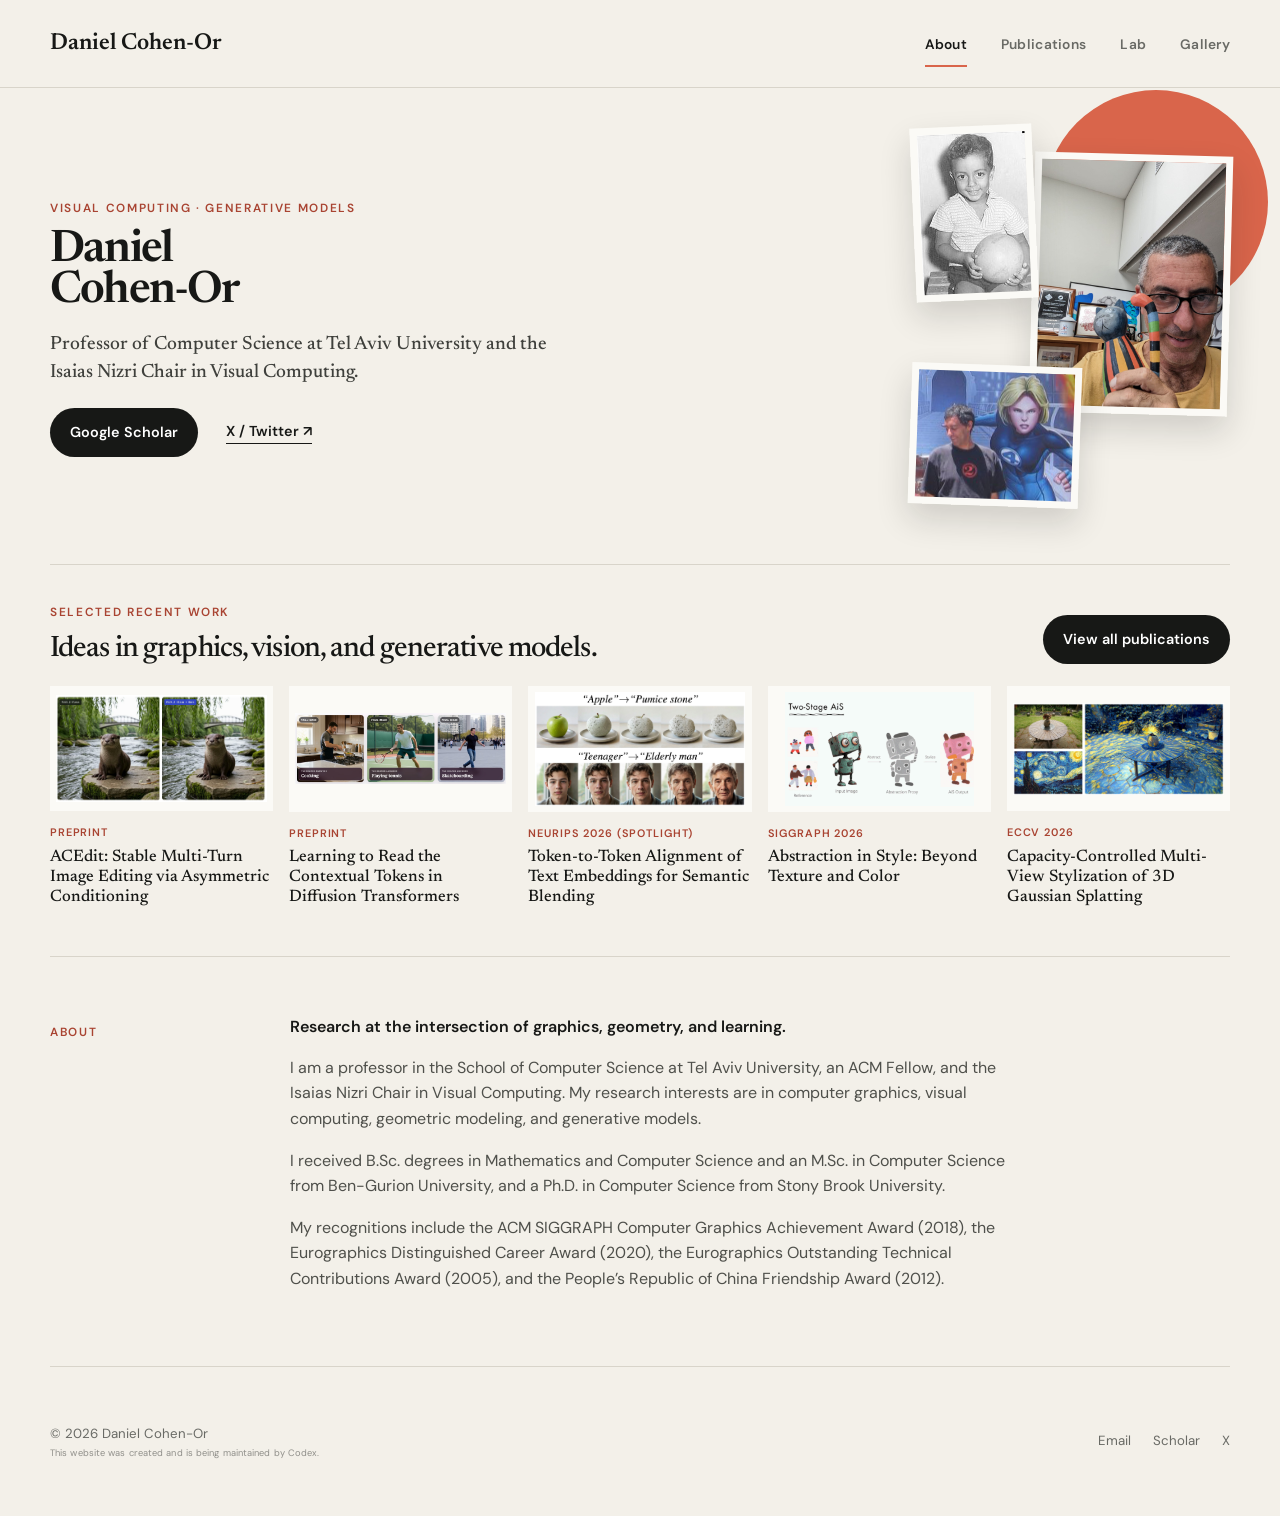
<file: index.html>
<!doctype html>
<html lang="en">
<head>
  <meta charset="utf-8">
  <meta name="viewport" content="width=device-width, initial-scale=1">
  <meta name="description" content="Daniel Cohen-Or — professor of computer science at Tel Aviv University, working in visual computing and generative models.">
  <title>Daniel Cohen-Or</title>
  <link rel="icon" type="image/svg+xml" href="favicon.svg?v=flame-circle">
  <link rel="preconnect" href="https://fonts.googleapis.com">
  <link rel="preconnect" href="https://fonts.gstatic.com" crossorigin>
  <link href="https://fonts.googleapis.com/css2?family=DM+Sans:wght@400;500;600&family=Newsreader:opsz,wght@6..72,500;6..72,600&display=swap" rel="stylesheet">
  <link rel="stylesheet" href="assets/css/main.css">
  <script src="assets/js/site.js" defer></script>
  <script src="data/publications-data.js?v=20261023-papers" defer></script>
  <script src="data/publication-metadata.js?v=20261023-papers" defer></script>
  <script src="data/publication-images.js?v=20261023-papers" defer></script>
  <script src="assets/js/home-publications.js?v=20261023-papers" defer></script>
</head>
<body>
  <header class="site-header">
    <a class="brand" href="index.html">Daniel Cohen-Or</a>
    <button class="menu-toggle" type="button" aria-expanded="false" aria-controls="site-nav">Menu</button>
    <nav id="site-nav" aria-label="Primary navigation">
      <a class="active" href="index.html">About</a>
      <a href="publications.html">Publications</a>
      <a href="teaching.html">Teaching</a>
      <a href="team.html">Team</a>
    </nav>
  </header>

  <main>
    <section class="hero wrap">
      <div class="hero-copy">
        <p class="eyebrow">Visual computing · Generative models</p>
        <h1>Daniel<br><span class="surname">Cohen-Or</span></h1>
        <p class="intro">Professor of Computer Science at Tel Aviv University and the Isaias Nizri Chair in Visual Computing.</p>
        <div class="hero-links">
          <a class="button" href="https://scholar.google.com/citations?user=fAxws1sAAAAJ&hl=en">Google Scholar</a>
          <a class="text-link" href="https://x.com/danielcohenor1">X / Twitter ↗</a>
        </div>
      </div>
      <figure class="portrait-wrap">
        <div class="portrait-accent" aria-hidden="true"></div>
        <div class="portrait-collage">
          <img src="assets/images/wink.gif" alt="Daniel Cohen-Or as a child">
          <img src="assets/images/profile.jpg" alt="Daniel Cohen-Or at a computer graphics event">
          <img src="assets/images/ti_cat.jpg" alt="Daniel Cohen-Or holding a colorful cat sculpture">
        </div>
      </figure>
    </section>

    <section class="work-preview wrap">
      <div class="work-preview-heading">
        <div>
          <p class="section-label">Selected recent work</p>
          <h2>Ideas in graphics, vision, and generative models.</h2>
        </div>
        <a class="button" href="publications.html">View all publications</a>
      </div>
      <div id="home-publications" class="work-preview-grid" aria-label="Selected recent publications"></div>
    </section>

    <section class="about wrap section-grid">
      <p class="section-label">About</p>
      <div class="prose">
        <h2>Research at the intersection of graphics, geometry, and learning.</h2>
        <p>I am a professor in the School of Computer Science at Tel Aviv University, an ACM Fellow, and the Isaias Nizri Chair in Visual Computing. My research interests are in computer graphics, visual computing, geometric modeling, and generative models.</p>
        <p>I received B.Sc. degrees in Mathematics and Computer Science and an M.Sc. in Computer Science from Ben-Gurion University, and a Ph.D. in Computer Science from Stony Brook University.</p>
        <p>My recognitions include the ACM SIGGRAPH Computer Graphics Achievement Award (2018), the Eurographics Distinguished Career Award (2020), the Eurographics Outstanding Technical Contributions Award (2005), and the People’s Republic of China Friendship Award (2012).</p>
      </div>
    </section>

    <section class="recognition wrap section-grid">
      <p class="section-label">Recognition</p>
      <div class="award-grid">
        <article><span>2018</span><h3>ACM SIGGRAPH Computer Graphics Achievement Award</h3></article>
        <article><span>2020</span><h3>Eurographics Distinguished Career Award</h3></article>
        <article><span>2005</span><h3>Eurographics Outstanding Technical Contributions Award</h3></article>
        <article><span>2012</span><h3>People’s Republic of China Friendship Award</h3></article>
      </div>
    </section>
  </main>

  <footer class="site-footer wrap">
    <p>© <span data-current-year></span> Daniel Cohen-Or</p>
    <div><a href="mailto:cohenor@gmail.com">Email</a><a href="https://scholar.google.com/citations?user=fAxws1sAAAAJ&hl=en">Scholar</a><a href="https://x.com/danielcohenor1">X</a></div>
  </footer>
</body>
</html>
</file>
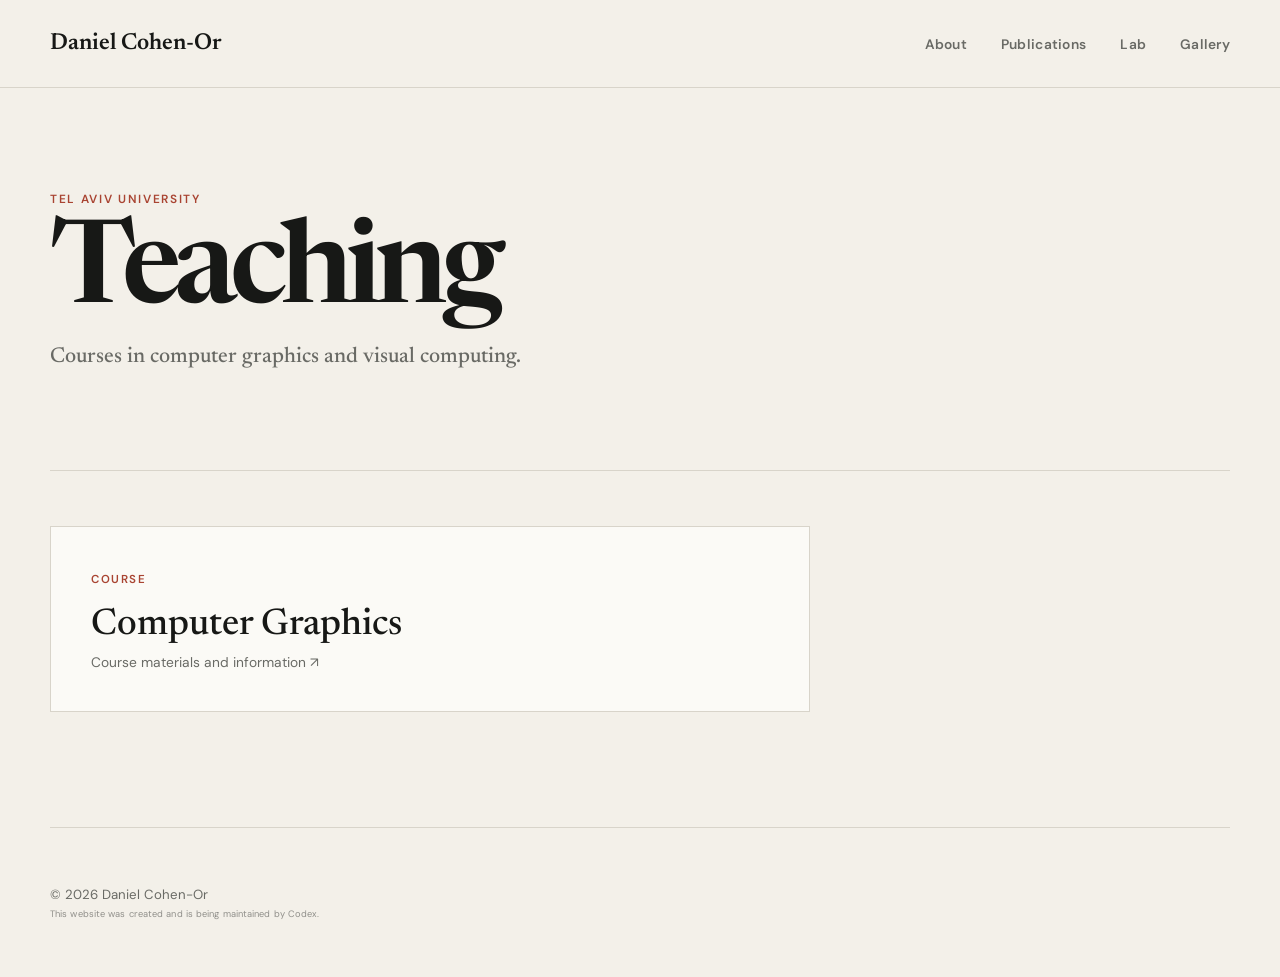
<file: teaching.html>
<!doctype html><html lang="en"><head><meta charset="utf-8"><meta name="viewport" content="width=device-width, initial-scale=1"><title>Teaching — Daniel Cohen-Or</title>
  <link rel="icon" type="image/svg+xml" href="favicon.svg?v=flame-circle"><link rel="preconnect" href="https://fonts.googleapis.com"><link rel="preconnect" href="https://fonts.gstatic.com" crossorigin><link href="https://fonts.googleapis.com/css2?family=DM+Sans:wght@400;500;600&family=Newsreader:opsz,wght@6..72,500;6..72,600&display=swap" rel="stylesheet"><link rel="stylesheet" href="assets/css/main.css"><script src="assets/js/site.js" defer></script></head><body><header class="site-header"><a class="brand" href="index.html">Daniel Cohen-Or</a><button class="menu-toggle" type="button" aria-expanded="false" aria-controls="site-nav">Menu</button><nav id="site-nav"><a href="index.html">About</a><a href="publications.html">Publications</a><a class="active" href="teaching.html">Teaching</a><a href="team.html">Team</a></nav></header><main class="wrap page-main"><header class="page-heading"><p class="eyebrow">Tel Aviv University</p><h1>Teaching</h1><p>Courses in computer graphics and visual computing.</p></header><section class="course-list"><a class="course-card" href="https://www.cs.tau.ac.il/~dcor/Graphics/graphics2021.html"><span>Course</span><h2>Computer Graphics</h2><p>Course materials and information ↗</p></a></section></main><footer class="site-footer wrap"><p>© <span data-current-year></span> Daniel Cohen-Or</p></footer></body></html>
</file>
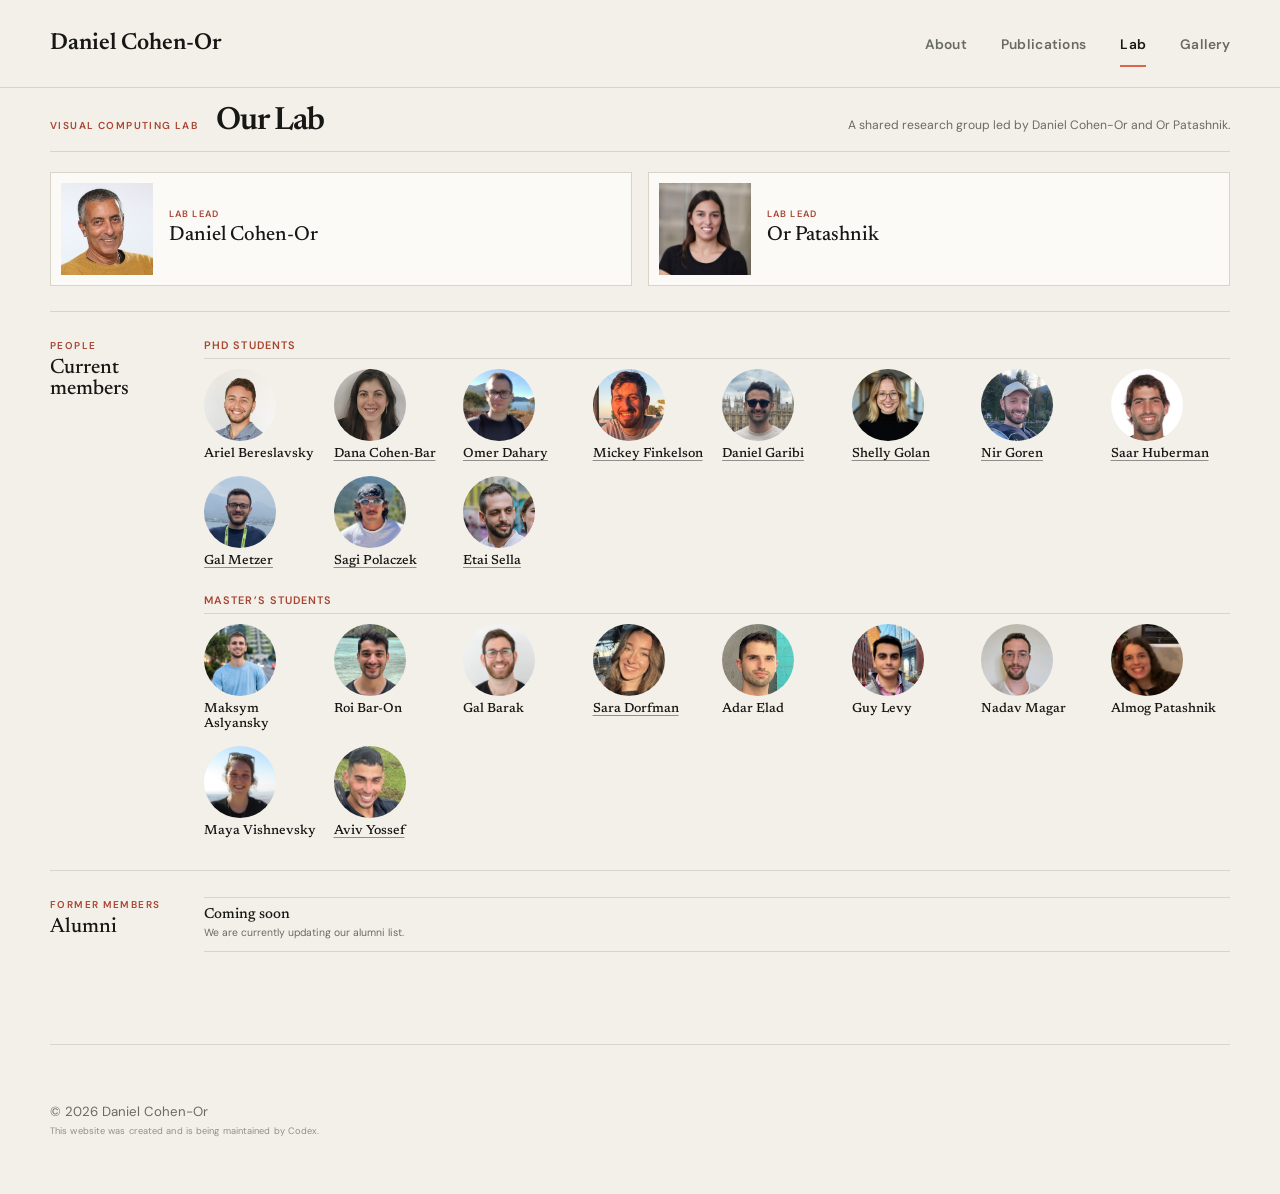
<file: team.html>
<!doctype html>
<html lang="en">
<head>
  <meta charset="utf-8">
  <meta name="viewport" content="width=device-width, initial-scale=1">
  <meta name="description" content="The visual computing lab led by Daniel Cohen-Or and Or Patashnik.">
  <title>Lab — Daniel Cohen-Or</title>
  <link rel="icon" type="image/svg+xml" href="favicon.svg?v=flame-circle">
  <link rel="preconnect" href="https://fonts.googleapis.com">
  <link rel="preconnect" href="https://fonts.gstatic.com" crossorigin>
  <link href="https://fonts.googleapis.com/css2?family=DM+Sans:wght@400;500;600&family=Newsreader:opsz,wght@6..72,500;6..72,600&display=swap" rel="stylesheet">
  <link rel="stylesheet" href="assets/css/main.css">
  <script src="assets/js/site.js" defer></script>
</head>
<body>
  <header class="site-header">
    <a class="brand" href="index.html">Daniel Cohen-Or</a>
    <button class="menu-toggle" type="button" aria-expanded="false" aria-controls="site-nav">Menu</button>
    <nav id="site-nav" aria-label="Primary navigation"></nav>
  </header>

  <main class="wrap page-main lab-page">
    <header class="lab-heading">
      <p class="eyebrow">Visual Computing Lab</p>
      <h1>Our Lab</h1>
      <p>A shared research group led by Daniel Cohen-Or and Or Patashnik.</p>
    </header>

    <section class="lab-leads" aria-labelledby="lab-leads-title">
      <h2 id="lab-leads-title" class="sr-only">Lab leadership</h2>
      <article class="lab-lead-card">
        <img class="lab-lead-photo" src="assets/images/lab-daniel-cohen-or.jpg" alt="Daniel Cohen-Or">
        <div><p class="member-role">Lab lead</p><h3>Daniel Cohen-Or</h3></div>
      </article>
      <article class="lab-lead-card">
        <a href="https://orpatashnik.github.io/" aria-label="Visit Or Patashnik’s personal website"><img class="lab-lead-photo" src="assets/images/lab-or-patashnik.jpg" alt="Or Patashnik"></a>
        <div><p class="member-role">Lab lead</p><h3><a href="https://orpatashnik.github.io/">Or Patashnik</a></h3></div>
      </article>
    </section>

    <section class="lab-section students-section" aria-labelledby="current-members-title">
      <div class="lab-section-heading"><p class="section-label">People</p><h2 id="current-members-title">Current members</h2></div>
      <div class="student-groups">
        <section class="student-group" aria-labelledby="phd-title">
          <h3 id="phd-title">PhD students</h3>
          <div class="member-grid">
            <article class="member-card"><img class="member-photo" src="assets/images/lab-ariel-bereslavsky.jpeg" alt="Ariel Bereslavsky"><h4>Ariel Bereslavsky</h4></article>
            <article class="member-card"><a href="https://danacohen95.github.io/"><img class="member-photo" src="assets/images/lab-dana-cohen-bar.jpg" alt="Dana Cohen-Bar"></a><h4><a href="https://danacohen95.github.io/">Dana Cohen-Bar</a></h4></article>
            <article class="member-card"><a href="https://omer11a.github.io/"><img class="member-photo" src="assets/images/lab-omer-dahary.jpg" alt="Omer Dahary"></a><h4><a href="https://omer11a.github.io/">Omer Dahary</a></h4></article>
            <article class="member-card"><a href="https://www.linkedin.com/in/michael-finkelson/"><img class="member-photo" src="assets/images/lab-mickey-finkelson-new.jpeg" alt="Mickey Finkelson"></a><h4><a href="https://www.linkedin.com/in/michael-finkelson/">Mickey Finkelson</a></h4></article>
            <article class="member-card"><a href="https://garibida.github.io/danielgaribi/"><img class="member-photo" src="assets/images/lab-daniel-garibi.jpg?v=20260825" alt="Daniel Garibi"></a><h4><a href="https://garibida.github.io/danielgaribi/">Daniel Garibi</a></h4></article>
            <article class="member-card"><a href="https://x.com/Shelly_Golan1"><img class="member-photo" src="assets/images/shelly-x-profile.jpg" alt="Shelly Golan"></a><h4><a href="https://x.com/Shelly_Golan1">Shelly Golan</a></h4></article>
            <article class="member-card"><a href="https://nirgoren.github.io/"><img class="member-photo" src="assets/images/lab-nir-goren.jpeg" alt="Nir Goren"></a><h4><a href="https://nirgoren.github.io/">Nir Goren</a></h4></article>
            <article class="member-card"><a href="https://www.linkedin.com/in/saar-huberman-8908501a6/"><img class="member-photo" src="assets/images/lab-saar-huberman.jpg" alt="Saar Huberman"></a><h4><a href="https://www.linkedin.com/in/saar-huberman-8908501a6/">Saar Huberman</a></h4></article>
            <article class="member-card"><a href="https://galmetzer.github.io/"><img class="member-photo" src="assets/images/lab-gal-metzer.png?v=20260825" alt="Gal Metzer"></a><h4><a href="https://galmetzer.github.io/">Gal Metzer</a></h4></article>
            <article class="member-card"><a href="https://sagipolaczek.github.io/"><img class="member-photo" src="assets/images/lab-sagi-polaczek-new.jpeg" alt="Sagi Polaczek"></a><h4><a href="https://sagipolaczek.github.io/">Sagi Polaczek</a></h4></article>
            <article class="member-card"><a href="https://etaisella.github.io/"><img class="member-photo" src="assets/images/lab-etai-sella.png" alt="Etai Sella"></a><h4><a href="https://etaisella.github.io/">Etai Sella</a></h4></article>
          </div>
        </section>
        <section class="student-group" aria-labelledby="masters-title">
          <h3 id="masters-title">Master’s students</h3>
          <div class="member-grid">
            <article class="member-card"><img class="member-photo" src="assets/images/lab-maksym-aslyansky-enhanced.png?v=20260910" alt="Maksym Aslyansky"><h4>Maksym Aslyansky</h4></article>
            <article class="member-card"><img class="member-photo" src="assets/images/lab-roi-bar-on.png" alt="Roi Bar-On"><h4>Roi Bar-On</h4></article>
            <article class="member-card"><img class="member-photo" src="assets/images/lab-gal-barak.png?v=20261101" alt="Gal Barak"><h4>Gal Barak</h4></article>
            <article class="member-card"><a href="https://www.linkedin.com/in/sara-dorfman-2439391a5/"><img class="member-photo" src="assets/images/lab-sara-dorfman.jpg" alt="Sara Dorfman"></a><h4><a href="https://www.linkedin.com/in/sara-dorfman-2439391a5/">Sara Dorfman</a></h4></article>
            <article class="member-card"><img class="member-photo" src="assets/images/lab-adar-elad.jpeg" alt="Adar Elad"><h4>Adar Elad</h4></article>
            <article class="member-card"><img class="member-photo" src="assets/images/lab-guy-levy.jpeg" alt="Guy Levy"><h4>Guy Levy</h4></article>
            <article class="member-card"><img class="member-photo" src="assets/images/lab-nadav-magar.png?v=20260910" alt="Nadav Magar"><h4>Nadav Magar</h4></article>
            <article class="member-card"><img class="member-photo" src="assets/images/lab-almog-patashnik.jpeg" alt="Almog Patashnik"><h4>Almog Patashnik</h4></article>
            
            <article class="member-card"><img class="member-photo" src="assets/images/lab-maya-vishnevsky.jpeg" alt="Maya Vishnevsky"><h4>Maya Vishnevsky</h4></article>
            <article class="member-card"><a href="https://www.linkedin.com/in/aviv-yossef/"><img class="member-photo" src="assets/images/lab-aviv-yossef.jpg" alt="Aviv Yossef"></a><h4><a href="https://www.linkedin.com/in/aviv-yossef/">Aviv Yossef</a></h4></article>
          </div>
        </section>
      </div>
    </section>

    <section class="lab-section alumni-section" aria-labelledby="alumni-title">
      <div class="lab-section-heading"><p class="section-label">Former members</p><h2 id="alumni-title">Alumni</h2></div>
      <div class="alumni-list">
        <p class="alumni-coming-soon"><strong>Coming soon</strong><span>We are currently updating our alumni list.</span></p>
      </div>
    </section>
  </main>

  <footer class="site-footer wrap"><p>© <span data-current-year></span> Daniel Cohen-Or</p></footer>
</body>
</html>
</file>
<file: assets/css/main.css>
:root{--ink:#171816;--muted:#696a65;--paper:#f3f0e9;--surface:#fbfaf6;--line:#d8d4ca;--accent:#d9654b;--accent-dark:#a94432;--serif:"Newsreader",Georgia,serif;--sans:"DM Sans",Arial,sans-serif}*{box-sizing:border-box}html{scroll-behavior:smooth}body{margin:0;background:var(--paper);color:var(--ink);font-family:var(--sans);font-size:16px;line-height:1.6}a{color:inherit;text-decoration:none}a:focus-visible,button:focus-visible,input:focus-visible{outline:3px solid color-mix(in srgb,var(--accent) 55%,transparent);outline-offset:3px}.wrap{width:min(1180px,calc(100% - 48px));margin-inline:auto}.site-header{height:88px;padding:0 max(24px,calc((100% - 1180px)/2));display:flex;align-items:center;justify-content:space-between;border-bottom:1px solid var(--line);position:relative;z-index:10}.brand{font-family:var(--serif);font-size:1.45rem;font-weight:600}.site-header nav{display:flex;gap:34px}.site-header nav a{font-size:.86rem;font-weight:600;color:var(--muted);letter-spacing:.02em}.site-header nav a:hover,.site-header nav a.active{color:var(--ink)}.site-header nav a.active{position:relative}.site-header nav a.active:after{content:"";position:absolute;left:0;right:0;bottom:-12px;height:2px;background:var(--accent)}.menu-toggle{display:none;background:none;border:0;font:600 .9rem var(--sans)}.hero{min-height:690px;display:grid;grid-template-columns:1fr .9fr;align-items:center;gap:8vw;padding-block:68px 92px}.eyebrow,.section-label,.paper-venue{font-size:.74rem;font-weight:600;letter-spacing:.14em;text-transform:uppercase;color:var(--accent-dark)}.hero h1,.page-heading h1{font:600 clamp(4.8rem,9vw,8.7rem)/.77 var(--serif);letter-spacing:-.055em;margin:28px 0 36px}.intro{font:500 clamp(1.3rem,2vw,1.75rem)/1.42 var(--serif);max-width:620px;color:#3f403c}.hero-links{display:flex;align-items:center;gap:28px;margin-top:36px}.button{background:var(--ink);color:#fff;padding:13px 20px;border-radius:999px;font-weight:600;font-size:.9rem}.button:hover{background:var(--accent-dark)}.text-link{font-weight:600;font-size:.9rem;border-bottom:1px solid var(--ink)}.portrait-wrap{position:relative;margin:0;justify-self:end;width:min(100%,440px)}.portrait{display:block;width:100%;aspect-ratio:4/5;object-fit:cover;filter:saturate(.82) contrast(1.03);position:relative;z-index:1}.portrait-accent{position:absolute;width:70%;aspect-ratio:1;right:-12%;top:-8%;background:var(--accent);border-radius:50%}.section-grid{display:grid;grid-template-columns:180px 1fr;gap:60px;padding-block:110px;border-top:1px solid var(--line)}.section-label{margin:8px 0}.prose{max-width:850px}.prose h2{font:500 clamp(2.5rem,4.8vw,4.6rem)/1.02 var(--serif);letter-spacing:-.035em;margin:0 0 42px}.prose p{font-size:1.05rem;max-width:720px;color:#4f504b}.award-grid{display:grid;grid-template-columns:1fr 1fr;border-top:1px solid var(--line)}.award-grid article{padding:30px 32px 38px 0;border-bottom:1px solid var(--line)}.award-grid article:nth-child(odd){border-right:1px solid var(--line)}.award-grid article:nth-child(even){padding-left:32px}.award-grid span{font:500 1rem var(--serif);color:var(--accent-dark)}.award-grid h3{font:500 1.45rem/1.25 var(--serif);margin:18px 0 0}.site-footer{min-height:150px;border-top:1px solid var(--line);display:flex;align-items:center;justify-content:space-between;color:var(--muted);font-size:.83rem}.site-footer div{display:flex;gap:22px}.site-footer a:hover{color:var(--accent-dark)}.page-main{min-height:70vh;padding-bottom:100px}.page-heading{padding:90px 0 75px;border-bottom:1px solid var(--line)}.page-heading h1{font-size:clamp(4rem,9vw,8rem);margin:22px 0}.page-heading>p:last-child{font:500 1.35rem/1.5 var(--serif);color:var(--muted);max-width:710px}.publication-tools{display:flex;align-items:center;justify-content:space-between;gap:28px;padding:28px 0;border-bottom:1px solid var(--line);position:sticky;top:0;background:color-mix(in srgb,var(--paper) 94%,transparent);backdrop-filter:blur(12px);z-index:5}.search-box{flex:1}.search-box input{width:100%;max-width:380px;border:1px solid var(--line);background:var(--surface);border-radius:999px;padding:12px 18px;font:500 .88rem var(--sans);color:var(--ink)}.year-filters{display:flex;gap:6px;flex-wrap:wrap;justify-content:flex-end}.year-filters button{border:1px solid transparent;background:transparent;border-radius:999px;padding:8px 12px;font:600 .78rem var(--sans);color:var(--muted);cursor:pointer}.year-filters button:hover,.year-filters button.active{border-color:var(--ink);color:var(--ink)}.status{color:var(--muted);font-size:.8rem;margin:28px 0}.year-group{display:grid;grid-template-columns:100px 1fr;gap:36px;padding:30px 0 70px;border-bottom:1px solid var(--line)}.year-group>h2{font:500 2.2rem var(--serif);margin:0}.paper-grid{display:grid;grid-template-columns:1fr 1fr;gap:54px 34px}.paper-card{min-width:0}.paper-image{display:block;overflow:hidden;background:#1d1e1c;aspect-ratio:16/9;margin-bottom:22px}.paper-image img{width:100%;height:100%;object-fit:cover;transition:transform .45s ease}.paper-image:hover img{transform:scale(1.025)}.paper-venue{margin:0 0 10px}.paper-card h3{font:500 1.48rem/1.18 var(--serif);margin:0}.paper-card h3 a:hover{color:var(--accent-dark)}.paper-authors{color:var(--muted);font-size:.82rem;line-height:1.5;margin:13px 0}.paper-authors strong{color:var(--ink)}.paper-links{display:flex;gap:15px;margin-top:18px}.paper-links a{font-size:.76rem;font-weight:600;border-bottom:1px solid var(--ink)}.empty-state{border:1px dashed var(--line);padding:50px;margin-top:35px;color:var(--muted);text-align:center}.sr-only{position:absolute;width:1px;height:1px;padding:0;margin:-1px;overflow:hidden;clip:rect(0,0,0,0);white-space:nowrap;border:0}
@media(max-width:800px){.wrap{width:min(100% - 30px,1180px)}.site-header{height:72px;padding-inline:15px}.menu-toggle{display:block}.site-header nav{display:none;position:absolute;left:0;right:0;top:72px;background:var(--surface);padding:25px 15px;border-bottom:1px solid var(--line);flex-direction:column;gap:20px}.site-header nav.open{display:flex}.site-header nav a.active:after{display:none}.hero{grid-template-columns:1fr;min-height:0;padding-top:55px}.hero h1{font-size:clamp(4.3rem,22vw,7rem)}.portrait-wrap{justify-self:center;width:min(87%,430px);margin-top:35px}.section-grid{grid-template-columns:1fr;gap:25px;padding-block:75px}.award-grid{grid-template-columns:1fr}.award-grid article:nth-child(odd){border-right:0}.award-grid article:nth-child(even){padding-left:0}.site-footer{padding-block:35px;gap:18px;align-items:flex-start;flex-direction:column}.publication-tools{align-items:stretch;flex-direction:column}.search-box input{max-width:none}.year-filters{justify-content:flex-start}.year-group{grid-template-columns:1fr;gap:20px}.paper-grid{grid-template-columns:1fr}.page-heading{padding-block:60px}.page-heading h1{font-size:clamp(3.7rem,18vw,6rem)}}
@media(prefers-reduced-motion:reduce){*{scroll-behavior:auto}.paper-image img{transition:none}}
.course-list{padding:55px 0}.course-card{display:block;max-width:760px;padding:38px 40px;background:var(--surface);border:1px solid var(--line);transition:transform .2s ease,border-color .2s ease}.course-card:hover{transform:translateY(-3px);border-color:var(--ink)}.course-card span{font-size:.72rem;font-weight:600;letter-spacing:.14em;text-transform:uppercase;color:var(--accent-dark)}.course-card h2{font:500 2.3rem var(--serif);margin:16px 0 7px}.course-card p{color:var(--muted);margin:0;font-size:.86rem}
.paper-grid{grid-template-columns:repeat(5,minmax(0,1fr));gap:44px 18px}.paper-venue{font-size:.9rem;line-height:1.3;letter-spacing:.08em}.paper-card h3{font-size:1.25rem}.paper-authors{font-size:.78rem;line-height:1.48}.paper-image{margin-bottom:16px}@media(max-width:1100px){.paper-grid{grid-template-columns:repeat(2,minmax(0,1fr))}}@media(max-width:650px){.paper-grid{grid-template-columns:1fr}}
.portrait-collage{position:relative;z-index:1;width:100%;aspect-ratio:4/5}.portrait-collage img{position:absolute;display:block;height:auto;border:7px solid var(--surface);box-shadow:0 15px 32px rgba(23,24,22,.16)}.portrait-collage img:first-child{width:38%;left:1%;top:1%;z-index:3;transform:rotate(-2.5deg)}.portrait-collage img:nth-child(2){width:53%;left:0;bottom:4%;z-index:4;transform:rotate(2deg)}.portrait-collage img:nth-child(3){width:62%;right:0;top:8%;z-index:2;transform:rotate(1.5deg)}
.hero h1 .surname{white-space:nowrap}@media(max-width:800px){.hero h1{font-size:clamp(3.6rem,18.5vw,5.2rem)}}
.paper-image--uncropped{padding:8px;background:var(--surface)}.paper-image video{display:block;width:100%;height:100%;object-fit:cover}.paper-image--uncropped img,.paper-image--uncropped video{object-fit:contain}.paper-image--uncropped:hover img{transform:none}
.publication-filter-controls{display:flex;align-items:center;gap:18px}.preprint-toggle{display:flex;align-items:center;gap:9px;white-space:nowrap;color:var(--muted);font:600 .78rem var(--sans);cursor:pointer}.preprint-toggle input{position:absolute;opacity:0;pointer-events:none}.toggle-track{display:flex;align-items:center;width:34px;height:20px;padding:2px;border:1px solid var(--line);border-radius:999px;background:var(--surface);transition:background .2s,border-color .2s}.toggle-track span{width:14px;height:14px;border-radius:50%;background:var(--muted);transition:transform .2s,background .2s}.preprint-toggle input:checked+.toggle-track{background:var(--ink);border-color:var(--ink)}.preprint-toggle input:checked+.toggle-track span{background:#fff;transform:translateX(14px)}.preprint-toggle input:focus-visible+.toggle-track{outline:3px solid color-mix(in srgb,var(--accent) 55%,transparent);outline-offset:3px}@media(max-width:800px){.publication-filter-controls{align-items:flex-start;flex-direction:column;gap:10px}}
.publication-tools{align-items:flex-start}.search-box{flex:0 0 310px;min-width:310px}.search-box input{max-width:none}.publication-filter-controls{flex:1;align-items:flex-start;justify-content:flex-end}.year-filters{display:grid;grid-template-columns:repeat(7,minmax(62px,1fr));gap:6px;width:min(100%,560px)}.year-filters button{width:100%;padding-inline:8px}.preprint-toggle{margin-top:8px}@media(max-width:1000px){.publication-tools{flex-direction:column}.search-box{flex-basis:auto;min-width:0;width:100%}.publication-filter-controls{width:100%;justify-content:space-between}.year-filters{width:min(100%,620px)}}@media(max-width:800px){.publication-filter-controls{align-items:flex-start}.year-filters{grid-template-columns:repeat(4,minmax(62px,1fr));width:100%}.preprint-toggle{margin-top:0}}
.publication-heading{padding-block:54px 46px}.publication-heading h1{font-size:clamp(3rem,5vw,4.8rem);line-height:.9;margin:16px 0 0}@media(max-width:800px){.publication-heading{padding-block:42px 36px}.publication-heading h1{font-size:clamp(2.8rem,13vw,4rem)}}
.publication-heading{padding-block:34px 30px}.publication-heading h1{font-size:clamp(2rem,3.1vw,3rem);line-height:1;margin:9px 0 0}.year-filters{grid-template-columns:repeat(9,minmax(48px,1fr));gap:2px 3px;width:min(100%,540px)}.year-filters button{padding:4px 5px;font-size:.66rem;line-height:1.2}.preprint-toggle{margin-top:4px}@media(max-width:800px){.publication-heading{padding-block:28px 25px}.publication-heading h1{font-size:clamp(1.9rem,9vw,2.6rem)}.year-filters{grid-template-columns:repeat(5,minmax(48px,1fr));gap:3px}}
.publication-heading{padding-block:16px 14px}.publication-heading h1{font-size:clamp(1.65rem,2.4vw,2.25rem);line-height:1;margin:0}.publication-tools{padding-block:12px;gap:18px}.search-box input{padding:9px 15px}.year-filters button{padding-block:3px}.status{margin:12px 0 8px}.year-group{gap:20px;padding:12px 0 42px}.year-group>h2{font-size:1.75rem}.paper-grid{gap:30px 14px}.paper-image{margin-bottom:11px}.paper-venue{margin-bottom:6px}.paper-authors{margin:8px 0}.paper-links{margin-top:10px}.page-main{padding-bottom:60px}@media(max-width:800px){.publication-heading{padding-block:14px 12px}.publication-heading h1{font-size:1.75rem}.publication-tools{padding-block:10px}.year-group{padding-top:8px;gap:12px}.paper-grid{gap:28px}}
.hero h1{font-size:clamp(3.2rem,5.6vw,5.4rem);line-height:.84;margin:20px 0 28px}.work-preview{padding-block:76px 84px;border-top:1px solid var(--line)}.work-preview-heading{display:flex;align-items:flex-end;justify-content:space-between;gap:32px;margin-bottom:34px}.work-preview-heading .section-label{margin:0 0 12px}.work-preview-heading h2{max-width:690px;margin:0;font:500 clamp(2rem,3.5vw,3.25rem)/1.02 var(--serif);letter-spacing:-.03em}.work-preview-grid{display:grid;grid-template-columns:repeat(5,minmax(0,1fr));gap:16px}.work-preview-card{min-width:0}.work-preview-image{display:block;aspect-ratio:16/9;overflow:hidden;padding:6px;background:var(--surface)}.work-preview-image img,.work-preview-image video{display:block;width:100%;height:100%;object-fit:contain;transition:transform .3s ease}.work-preview-image:hover img{transform:scale(1.025)}.work-preview-card p{margin:13px 0 6px;color:var(--accent-dark);font-size:.68rem;font-weight:600;letter-spacing:.08em;text-transform:uppercase}.work-preview-card h3{margin:0;font:500 1.04rem/1.2 var(--serif)}.work-preview-card h3 a:hover{color:var(--accent-dark)}@media(max-width:900px){.work-preview-grid{grid-template-columns:repeat(2,minmax(0,1fr))}.work-preview-heading{align-items:flex-start;flex-direction:column}}@media(max-width:800px){.hero h1{font-size:clamp(3rem,15vw,4.3rem)}.work-preview{padding-block:58px}.work-preview-grid{grid-template-columns:1fr}.work-preview-heading h2{font-size:2rem}}
.hero{min-height:460px;padding-block:34px 42px;gap:6vw}.hero h1{font-size:clamp(2.15rem,3.5vw,3.35rem);line-height:.92;margin:12px 0 18px;letter-spacing:-.04em}.hero .intro{font-size:clamp(1.05rem,1.5vw,1.3rem);max-width:520px}.hero-links{margin-top:22px}.portrait-wrap{width:min(100%,320px)}.work-preview{padding-block:38px 48px}.work-preview-heading{margin-bottom:22px}.work-preview-heading h2{font-size:clamp(1.45rem,2.3vw,2.15rem)}.about.section-grid{padding-block:58px}.about .prose h2{font:600 1rem/1.5 var(--sans);letter-spacing:0;margin:0 0 14px}.about .prose p{font-size:1rem}@media(max-width:800px){.hero{padding-block:30px 36px}.hero h1{font-size:2.5rem}.portrait-wrap{width:min(72%,300px);margin-top:18px}.work-preview{padding-block:34px 42px}.about.section-grid{padding-block:48px}}
.recognition{display:none}
.site-credit{display:block;margin-top:3px;font-size:.58rem;font-weight:400;line-height:1.35;letter-spacing:.01em;color:color-mix(in srgb,var(--muted) 72%,transparent)}
.site-header{display:flex;width:100%;height:88px;min-height:88px;align-items:center;justify-content:flex-start}.site-header .brand{flex:0 0 auto;white-space:nowrap}.site-header .menu-toggle{margin-left:auto}.site-header nav{flex:0 0 auto;margin-left:auto;align-items:center}@media(max-width:800px){.site-header{height:72px;min-height:72px}.site-header nav{margin-left:0}}
.site-header .brand{position:absolute;left:max(24px,calc((100% - 1180px)/2));top:50%;transform:translateY(-50%)}.site-header nav{position:absolute;right:max(24px,calc((100% - 1180px)/2));top:50%;transform:translateY(-50%);margin:0!important;justify-content:flex-start;width:auto}@media(max-width:800px){.site-header .brand{left:15px}.site-header .menu-toggle{position:absolute;right:15px;top:50%;transform:translateY(-50%)}.site-header nav{position:absolute;left:0;right:0;top:72px;width:100%;transform:none;margin:0!important}}
.site-header{position:sticky;top:0;z-index:20;background:color-mix(in srgb,var(--paper) 97%,transparent);backdrop-filter:blur(12px)}.publication-tools{top:88px}.paper-card h3{font-size:1.08rem;line-height:1.1;letter-spacing:-.01em}.paper-grid{row-gap:25px}@media(max-width:800px){.publication-tools{top:72px}.paper-card h3{font-size:1.04rem;line-height:1.12}}
.site-header{position:fixed;left:0;right:0;top:0}.site-header+main{padding-top:88px}.publication-tools{top:88px}.paper-card h3{font-size:1.02rem;line-height:1.06;letter-spacing:-.012em}.paper-grid{row-gap:22px}@media(max-width:800px){.site-header+main{padding-top:72px}.publication-tools{top:72px}.paper-card h3{font-size:.98rem;line-height:1.08}}
.lab-heading{display:flex;align-items:baseline;gap:28px;padding:32px 0 26px;border-bottom:1px solid var(--line)}.lab-heading .eyebrow{margin:0}.lab-heading h1{margin:0;font:600 clamp(2.2rem,3.5vw,3.4rem)/1 var(--serif);letter-spacing:-.04em}.lab-heading>p:last-child{margin:0 0 0 auto;color:var(--muted);font-size:.9rem}.lab-leads{display:grid;grid-template-columns:1fr 1fr;gap:28px;padding:42px 0 54px}.lab-lead-card{display:grid;grid-template-columns:170px 1fr;align-items:center;gap:26px;padding:18px;background:var(--surface);border:1px solid var(--line)}.lab-lead-photo{aspect-ratio:4/5}.placeholder-photo{display:grid;place-items:center;background:linear-gradient(145deg,#ded9ce,#f7f4ed);color:#969188;overflow:hidden}.placeholder-photo span{font:500 1.25rem var(--serif);letter-spacing:.06em}.member-role{margin:0 0 6px;color:var(--accent-dark);font-size:.68rem;font-weight:600;letter-spacing:.12em;text-transform:uppercase}.lab-lead-card h3{margin:0 0 7px;font:500 1.75rem/1.05 var(--serif)}.lab-lead-card>div:last-child>p:last-child{margin:0;color:var(--muted);font-size:.83rem}.lab-section{display:grid;grid-template-columns:180px 1fr;gap:40px;padding:50px 0 62px;border-top:1px solid var(--line)}.lab-section-heading .section-label{margin:0 0 8px}.lab-section-heading h2{margin:0;font:500 1.8rem/1 var(--serif)}.member-grid{display:grid;grid-template-columns:repeat(4,minmax(0,1fr));gap:18px}.member-photo{aspect-ratio:4/5;margin-bottom:13px}.member-card h3{margin:0;font:500 1.2rem/1.15 var(--serif)}.member-card p{margin:5px 0 0;color:var(--muted);font-size:.75rem}.alumni-list{display:grid;grid-template-columns:1fr 1fr;border-top:1px solid var(--line)}.alumni-list p{display:flex;flex-direction:column;margin:0;padding:15px 18px 15px 0;border-bottom:1px solid var(--line)}.alumni-list p:nth-child(even){padding-left:18px;border-left:1px solid var(--line)}.alumni-list strong{font:500 1rem var(--serif)}.alumni-list span{margin-top:3px;color:var(--muted);font-size:.73rem}@media(max-width:900px){.lab-heading{align-items:flex-start;flex-direction:column;gap:8px}.lab-heading>p:last-child{margin:0}.lab-leads{grid-template-columns:1fr}.member-grid{grid-template-columns:repeat(2,minmax(0,1fr))}}@media(max-width:650px){.lab-lead-card{grid-template-columns:110px 1fr;gap:16px}.lab-section{grid-template-columns:1fr;gap:24px}.alumni-list{grid-template-columns:1fr}.alumni-list p:nth-child(even){padding-left:0;border-left:0}}
.lab-heading{gap:18px;padding:17px 0 14px}.lab-heading h1{font-size:2rem}.lab-heading .eyebrow{font-size:.63rem}.lab-heading>p:last-child{font-size:.76rem}.lab-leads{gap:16px;padding:20px 0 25px}.lab-lead-card{grid-template-columns:92px 1fr;gap:16px;padding:10px}.lab-lead-card h3{font-size:1.28rem;margin-bottom:4px}.lab-lead-card>div:last-child>p:last-child{font-size:.7rem}.member-role{font-size:.58rem;margin-bottom:3px}.lab-section{grid-template-columns:130px 1fr;gap:24px;padding:26px 0 32px}.lab-section-heading .section-label{font-size:.62rem;margin-bottom:5px}.lab-section-heading h2{font-size:1.3rem}.student-groups{display:grid;gap:25px}.student-group>h3{margin:0 0 10px;padding-bottom:6px;border-bottom:1px solid var(--line);font:600 .68rem var(--sans);letter-spacing:.1em;text-transform:uppercase;color:var(--accent-dark)}.member-grid{grid-template-columns:repeat(6,minmax(0,1fr));gap:11px}.member-photo{margin-bottom:7px}.member-card h4{margin:0;font:500 .92rem/1.1 var(--serif)}.member-card p{margin-top:3px;font-size:.64rem}.alumni-list p{padding-block:9px}.alumni-list strong{font-size:.9rem}.alumni-list span{font-size:.65rem}@media(max-width:1000px){.member-grid{grid-template-columns:repeat(4,minmax(0,1fr))}}@media(max-width:650px){.lab-heading{gap:5px}.lab-leads{grid-template-columns:1fr}.lab-section{grid-template-columns:1fr;gap:16px}.member-grid{grid-template-columns:repeat(2,minmax(0,1fr))}}
.lab-lead-photo{display:block;width:100%;height:auto;aspect-ratio:1;object-fit:cover}.lab-lead-card>a{display:block}.lab-lead-card h3 a:hover{color:var(--accent-dark)}
.member-grid{grid-template-columns:repeat(8,minmax(0,1fr));gap:15px 10px}.member-card{min-width:0}.member-card>a{display:block;width:72px}.member-photo{display:block;width:72px;height:72px;aspect-ratio:1;margin:0 0 6px;border-radius:50%;object-fit:cover}.member-photo.placeholder-photo{display:block;width:72px;height:72px;margin-bottom:6px;background:url("../images/lab-monkey-placeholder.png") center/cover no-repeat}.placeholder-photo span{display:none}.member-card h4{font-size:.82rem;line-height:1.08}.member-card h4 a{text-decoration:underline;text-decoration-thickness:1px;text-underline-offset:3px;text-decoration-color:color-mix(in srgb,currentColor 45%,transparent)}.member-card h4 a:hover{color:var(--accent-dark);text-decoration-color:currentColor}@media(max-width:1000px){.member-grid{grid-template-columns:repeat(6,minmax(0,1fr))}}@media(max-width:650px){.member-grid{grid-template-columns:repeat(4,minmax(0,1fr));gap:14px 8px}.member-photo,.placeholder-photo,.member-card>a{width:60px}.member-photo,.placeholder-photo{height:60px}.member-card h4{font-size:.76rem}}

.alumni-list .alumni-coming-soon{grid-column:1/-1;padding-left:0;border-left:0}

.gallery-heading{display:flex;align-items:baseline;gap:18px;padding:17px 0 14px;border-bottom:1px solid var(--line)}.gallery-heading .eyebrow{margin:0;font-size:.63rem}.gallery-heading h1{margin:0;font:600 2rem/1 var(--serif);letter-spacing:-.04em}.gallery-section{display:grid;grid-template-columns:130px 1fr;gap:24px;padding:26px 0 32px;border-top:1px solid var(--line)}.gallery-heading+.gallery-section{border-top:0}.gallery-section-heading .section-label{margin:0 0 5px;font-size:.62rem}.gallery-section-heading h2{margin:0;font:500 1.3rem/1 var(--serif)}.gallery-grid{display:grid;grid-template-columns:repeat(6,minmax(0,1fr));gap:10px}.gallery-item{display:grid;place-items:center;min-width:0;aspect-ratio:1;background:var(--surface);overflow:hidden}.gallery-item img{display:block;width:100%;height:100%;object-fit:contain;transition:transform .25s ease}.gallery-item:hover img{transform:scale(1.025)}@media(max-width:1000px){.gallery-grid{grid-template-columns:repeat(4,minmax(0,1fr))}}@media(max-width:650px){.gallery-heading{gap:5px}.gallery-section{grid-template-columns:1fr;gap:16px}.gallery-grid{grid-template-columns:repeat(3,minmax(0,1fr));gap:8px}}

.gallery-lightbox{width:100vw;max-width:none;height:100vh;max-height:none;margin:0;padding:0;border:0;background:transparent;color:#fff;overflow:hidden}.gallery-lightbox::backdrop{background:rgba(14,13,12,.94);backdrop-filter:blur(5px)}.gallery-lightbox-frame{position:relative;display:grid;place-items:center;width:100%;height:100%;padding:34px 76px 48px}.gallery-lightbox-image{display:block;max-width:100%;max-height:calc(100vh - 82px);object-fit:contain;box-shadow:0 18px 55px rgba(0,0,0,.3)}.gallery-lightbox button{position:absolute;z-index:2;display:grid;place-items:center;width:44px;height:44px;padding:0;border:1px solid rgba(255,255,255,.32);border-radius:50%;background:rgba(20,19,18,.58);color:#fff;font:400 1.45rem/1 var(--sans);cursor:pointer;transition:background .2s ease,border-color .2s ease}.gallery-lightbox button:hover,.gallery-lightbox button:focus-visible{background:rgba(255,255,255,.17);border-color:rgba(255,255,255,.72);outline:none}.gallery-lightbox-close{top:18px;right:20px}.gallery-lightbox-nav{top:50%;transform:translateY(-50%)}.gallery-lightbox-prev{left:18px}.gallery-lightbox-next{right:18px}.gallery-lightbox-counter{position:absolute;bottom:17px;left:50%;margin:0;transform:translateX(-50%);color:rgba(255,255,255,.78);font-size:.72rem;letter-spacing:.08em}.gallery-lightbox[open]{animation:gallery-lightbox-in .18s ease-out}@keyframes gallery-lightbox-in{from{opacity:0}to{opacity:1}}@media(max-width:650px){.gallery-lightbox-frame{padding:54px 12px 64px}.gallery-lightbox-nav{top:auto;bottom:12px;transform:none}.gallery-lightbox-prev{left:calc(50% - 60px)}.gallery-lightbox-next{right:calc(50% - 60px)}.gallery-lightbox-counter{bottom:26px}.gallery-lightbox-close{top:10px;right:10px}}
</file>
